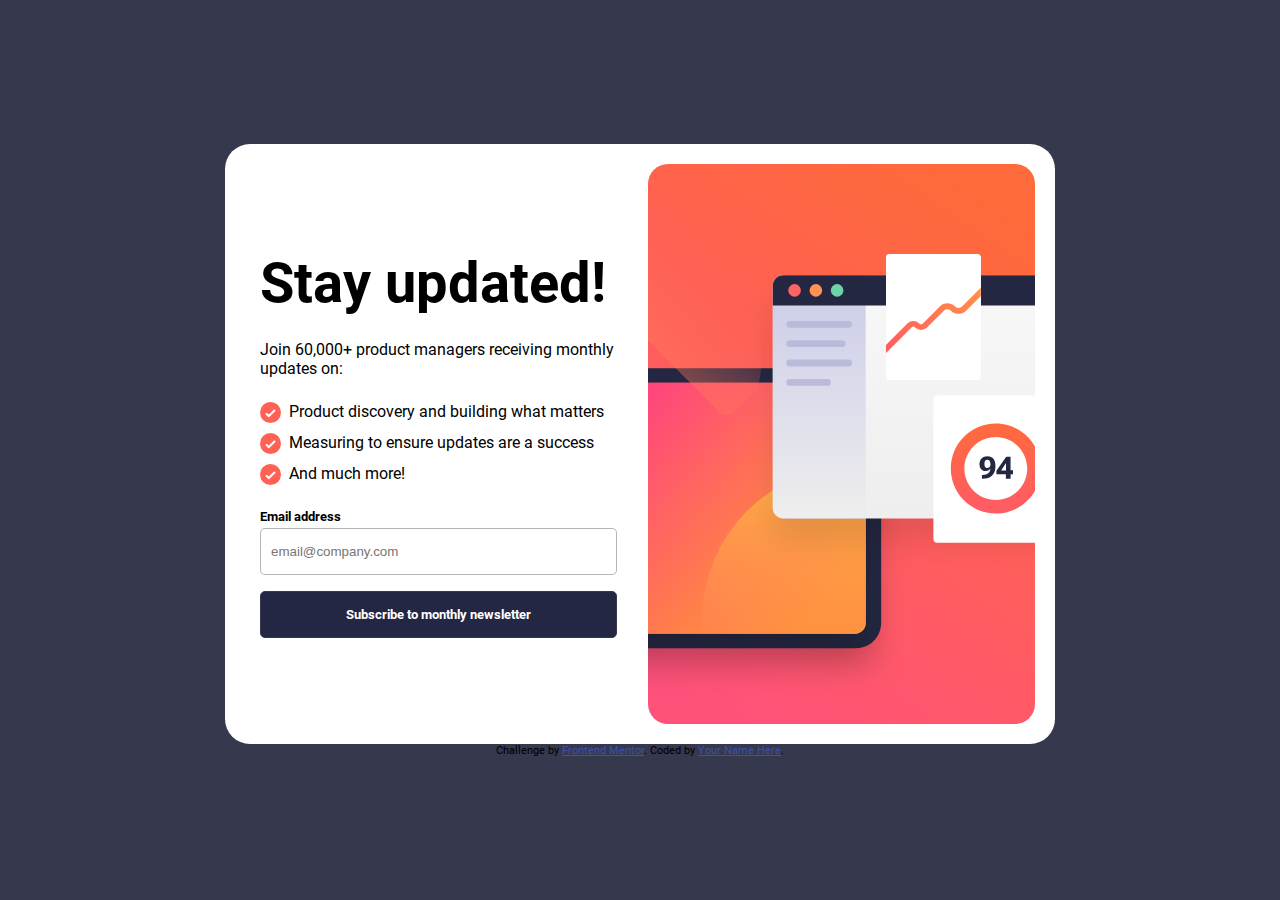
<file: index.html>
<!DOCTYPE html>
<html lang="en">
<head>
  <meta charset="UTF-8">
  <meta name="viewport" content="width=device-width, initial-scale=1.0"> <!-- displays site properly based on user's device -->

  <link rel="icon" type="image/png" sizes="32x32" href="./assets/images/favicon-32x32.png">
  
  <link rel="stylesheet" href="./style/style.css">

  <script>
    function myFunction(){
      let x = document.forms["myForm"]["email"].value;
      const pattern = /^[\w-\.]+@([\w-]+\.)+[\w-]{2,4}$/;
      if(pattern.test(x) == false){
        document.getElementById("email").classList.add("invalid");
 
        let y = document.getElementById('error')
        y.classList.remove('no-visibility');
        y.classList.add('visibility')
        y.classList.add('invalid-color')
        y.classList.remove('no-visibility')

        return false;
      }
      return pattern.test(x);
    }
  </script>

  <title>Frontend Mentor | Newsletter sign-up form with success message</title>

  <!-- Feel free to remove these styles or customise in your own stylesheet 👍 -->
  <style>
    .attribution { font-size: 11px; text-align: center; }
    .attribution a { color: hsl(228, 45%, 44%); }
  </style>
</head>
<body>

  <!-- Sign-up form start -->

  <main class="main-box">
    <div class="info">
      <div class="info-content">
        <h1>Stay updated!</h1>
        <p>Join 60,000+ product managers receiving monthly updates on:</p>
  
        <div class="points">
          <div><img src="/assets/images/icon-list.svg" alt="list"> <p>Product discovery and building what matters</p></div>
          <div><img src="/assets/images/icon-list.svg" alt="list"> <p>Measuring to ensure updates are a success</p></div>
          <div><img src="/assets/images/icon-list.svg" alt="list"> <p>And much more!</p></div>
        </div>
        <form name="myForm" action="/success.html" onsubmit="return myFunction()">
          <div class="input-group">
            <label for="email">Email address <span id="error" class="no-visibility">Valid email required</span></label>
            <input type='text' id="email" name="email" placeholder="email@company.com" required/>
          </div>
          <button type="submit">Subscribe to monthly newsletter</button>
        </form>
      </div>
    </div>
    <div class="picture"></div>
  </main>

  <!-- Sign-up form end -->  
  <footer class="attribution">
    Challenge by <a href="https://www.frontendmentor.io?ref=challenge" target="_blank">Frontend Mentor</a>. 
    Coded by <a href="#">Your Name Here</a>.
  </footer>
</body>
</html>
</file>
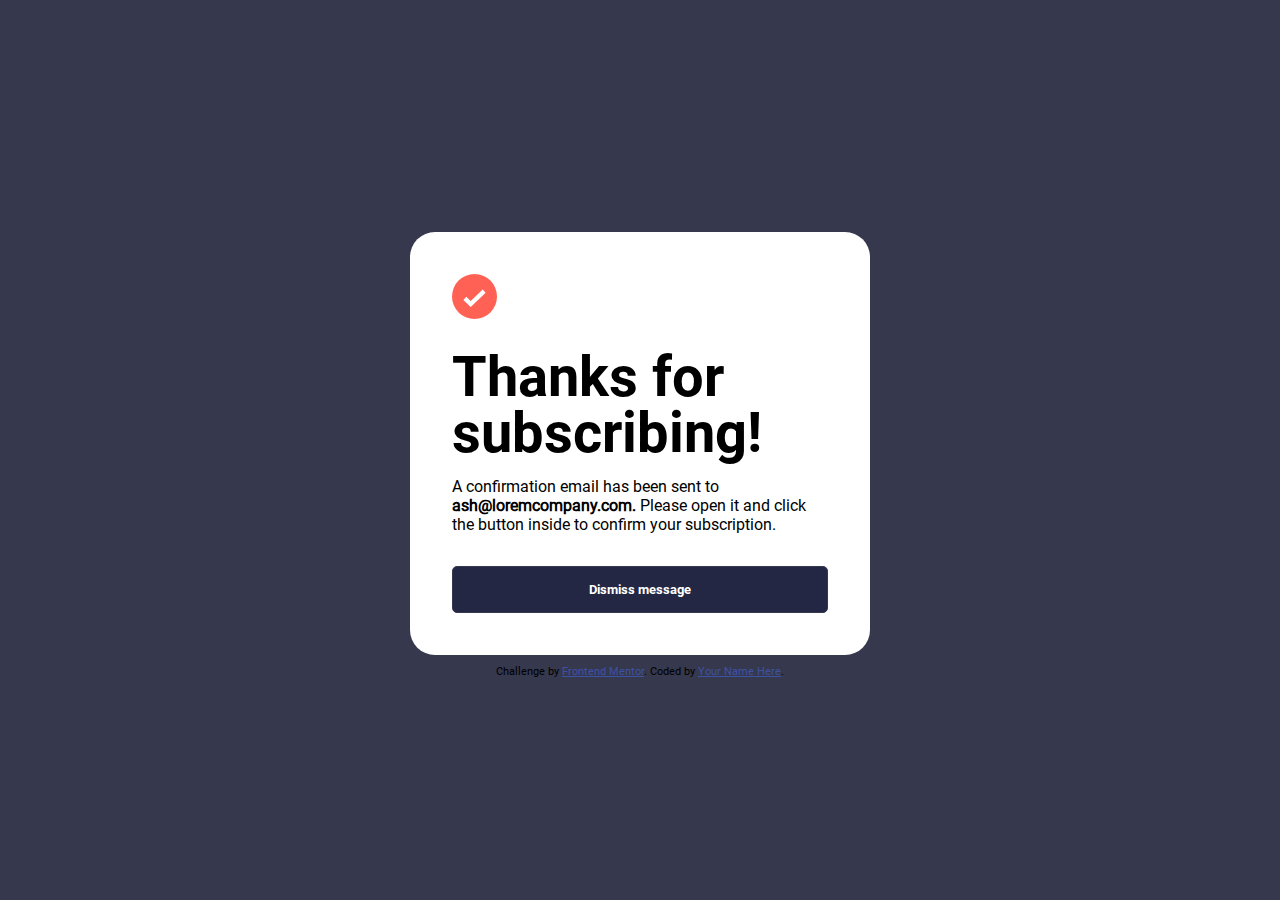
<file: success.html>
<!DOCTYPE html>
<html lang="en">
<head>
  <meta charset="UTF-8">
  <meta name="viewport" content="width=device-width, initial-scale=1.0"> <!-- displays site properly based on user's device -->

  <link rel="icon" type="image/png" sizes="32x32" href="./assets/images/favicon-32x32.png">
  
  <link rel="stylesheet" href="./style/style.css">

  <title>Frontend Mentor | Newsletter sign-up form with success message</title>

  <!-- Feel free to remove these styles or customise in your own stylesheet 👍 -->
  <style>
    .attribution { font-size: 11px; text-align: center; }
    .attribution a { color: hsl(228, 45%, 44%); }
  </style>
</head>
<body>
  <!-- Success message start -->

  <main class="message">
    <img src="/assets/images/icon-list.svg" alt="">
    <h1>Thanks for subscribing!</h1>
    <div class="message-body">
      <p>A confirmation email has been sent to <strong>ash@loremcompany.com.</strong> Please open it and click the button inside to confirm your subscription.</p>
    </div>
    <button>Dismiss message</button>
  </main>

  <!-- Success message end -->
  
  <footer class="attribution">
    Challenge by <a href="https://www.frontendmentor.io?ref=challenge" target="_blank">Frontend Mentor</a>. 
    Coded by <a href="#">Your Name Here</a>.
  </footer>
</body>
</html>
</file>
<file: style/style.css>
*{
  box-sizing: border-box;
  margin: 0;
}

@font-face {
  font-family: Roboto-Bold;
  src: url('/assets/fonts/Roboto-Bold.ttf');
}

@font-face {
  font-family: Roboto-Regular;
  src: url('/assets/fonts/Roboto-Regular.ttf');
}

body{
  font-family: Roboto-Regular;
  background-color: #36384D;
  display: flex;
  flex-direction: column;
  justify-content: center;
  align-items: center;
  height: 100vh;
}

p{
  font-size: 16px;
}

.main-box{
  max-width: 830px;
  width: 100%;
  max-height: 600px;
  height: 100%;
  background-color: white;
  border-radius: 25px;
  padding: 20px;
  display: flex;
  gap: 1rem;
}

@media only screen and (max-width: 375px) {
  .main-box{
    flex-direction:column-reverse;
    max-height: 100vh;
    border-radius: 0px;
  }
  .main-box .info{
    width: 100% !important;
  }

  .main-box .picture{
    position: absolute;
    top: 0;
    left: 0;
    height: 280px;
    border-radius: 0 0 20px 20px;
    width: 100% !important;
    background-image: url('/assets/images/illustration-sign-up-mobile.svg');
  }

  .main-box h1{
    font-size: 2rem !important;
  }

  .message h1{
    font-size: 3rem !important;
  }

  .message{
    height: 100vh;
    margin: 0 !important;
    max-width: 100%;
    border-radius: 0 !important;
    position: relative;
    padding-top: 8rem !important;
  }

  .message-body{
    height: 45%;
  }
}

.main-box h1{
  font-family: Roboto-Bold;
  font-size: 3.5rem;
}

.main-box .info{
  width: 50%;
  display: flex;
  flex-direction: column;
  justify-content: center;
  gap: 10px;
  padding: 15px;
}

.info-content{
  display: flex;
  flex-direction: column;
  gap: 1.5rem;
}

.main-box .points{
  display: flex;
  flex-direction: column;
  gap: 10px;
}

.points div{
  display: flex;
  gap: 8px
}

form{
  display: flex;
  flex-direction: column;
  gap: 1rem;
}

form input,button{
  padding: 15px 10px;
  border-radius: 5px;
  border: solid 1px hsl(235, 18%, 26%);
  cursor: pointer;
}

.invalid {
  border: 2px solid hsl(0, 50%, 66%);
}

.invalid-color{
  color: #D47D7D;
}

.visible{
  visibility: visible;
}

label{
  width: 100%;
  display: flex;
  justify-content: space-between;
}

.no-visibility{
  visibility: hidden;
}

form input{
  border:solid 1px #6b6b6b7f;
}

button{
  background-color: hsl(232, 31%, 20%);
  color: white;
  font-family: Roboto-Bold;
}

form label{
  font-family: Roboto-Bold;
  font-size: small;
}

.input-group{
  display: flex;
  flex-direction: column;
  gap: 4px;
}

.picture{
  border-radius: 20px;
  width: 50%;
  background-image: url('/assets/images/illustration-sign-up-desktop.svg');
  background-size: cover;
}

.message{
  margin: 10px;
  background-color: white;
  border-radius: 25px;
  padding: 2.6rem;
  width: 460px;
}

.message img{
  width: 45px;
  margin-bottom: 1rem;
}

.message h1{
  font-family: Roboto-bold;
  margin: 10px 0;
  font-size: 3.5rem;
  line-height: 3.5rem;
}

.message-body{
  margin-bottom: 2rem;
  margin-top: 1rem;
}

.message button{
  width: 100%;
  cursor: pointer;
}

button:hover{
  background-image: linear-gradient(to right,hsl(347, 100%, 66%),hsl(13, 100%, 62%));
  border: none;
  box-shadow: 0 5px 10px hsl(13, 100%, 62%);
}

@media (max-width: 375) {
  
}
</file>
